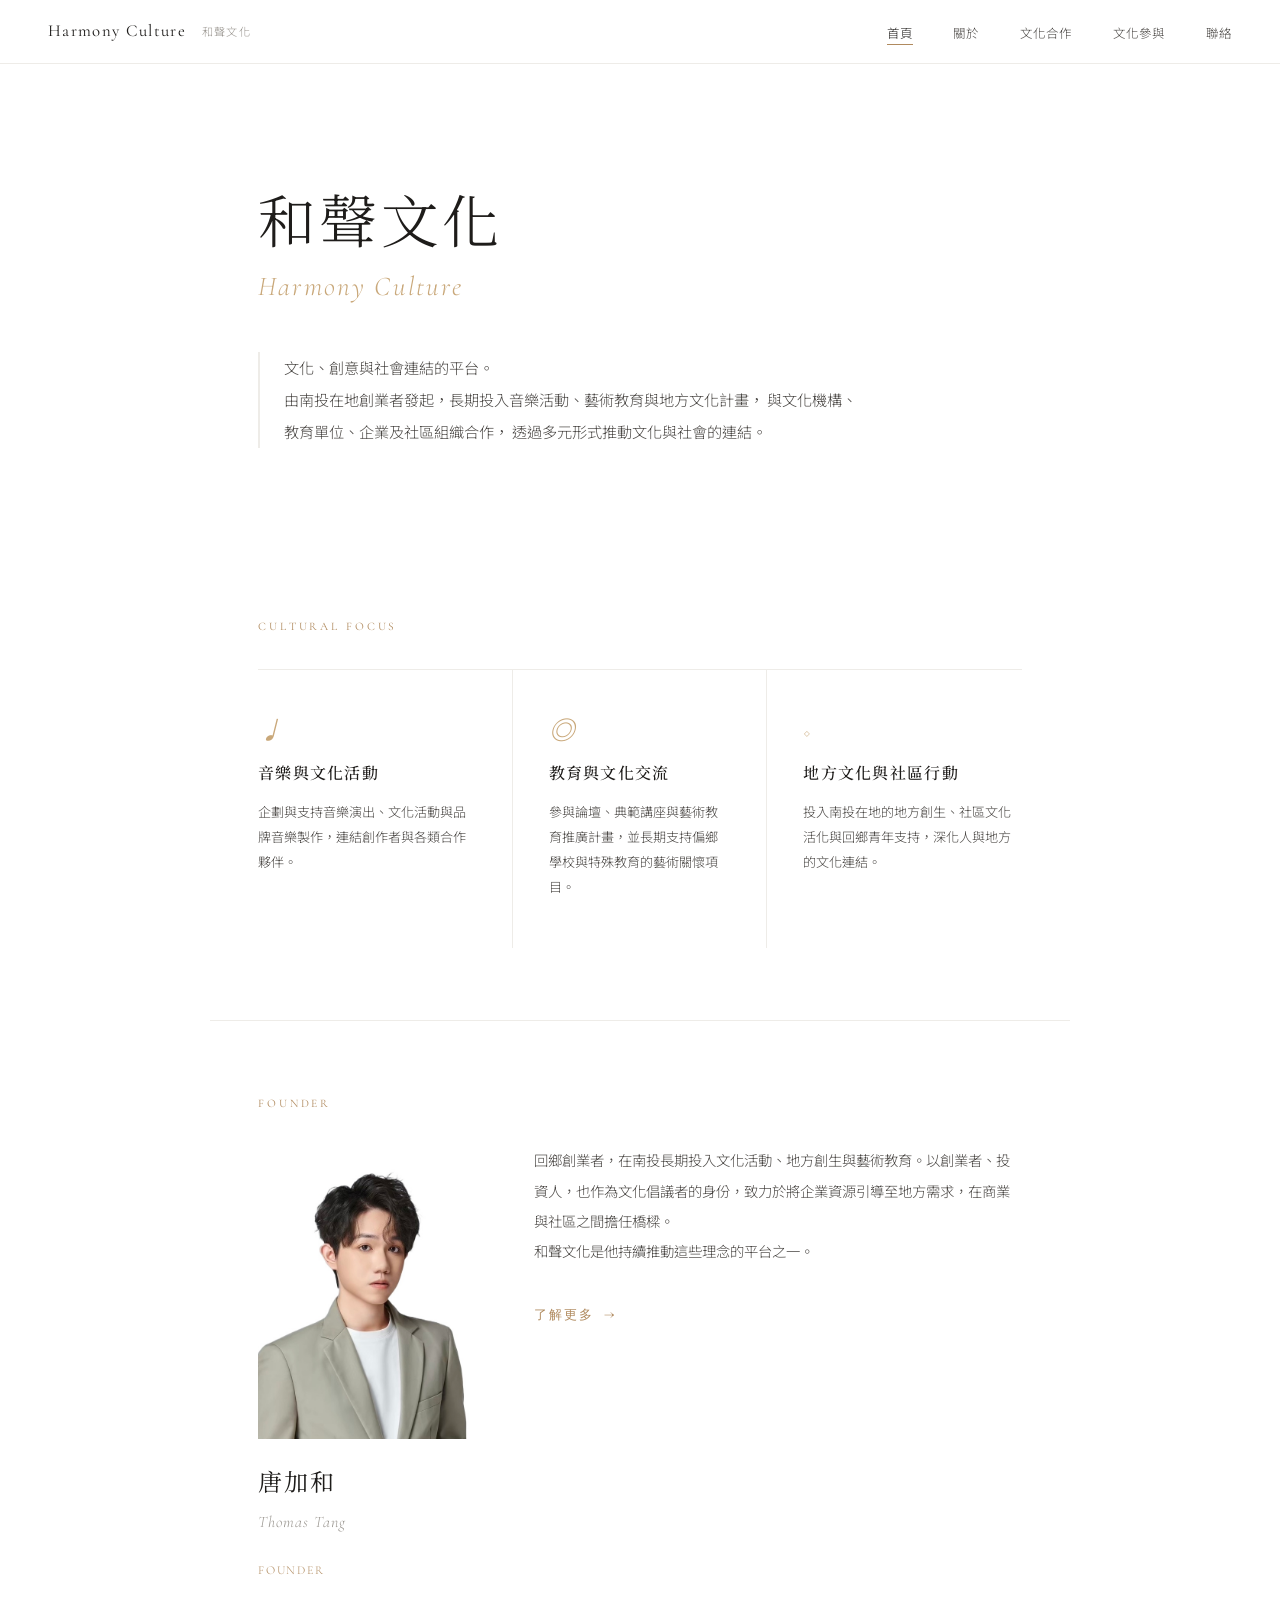
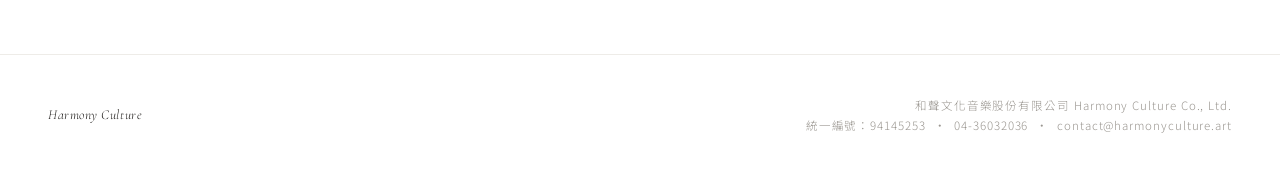
<file: index.html>
<!DOCTYPE html>
<html lang="zh-TW">
<head>
  <meta charset="UTF-8">
  <meta name="viewport" content="width=device-width, initial-scale=1.0">
  <title>和聲文化 Harmony Culture — 文化、創意與社會連結的平台</title>
  <meta name="description" content="和聲文化是一個以文化合作為核心的平台，由南投回鄉創業者唐加和發起，長期投入音樂活動、藝術教育與地方文化計畫，推動文化與社會的連結。">
  <meta name="keywords" content="和聲文化, Harmony Culture, 文化活動, 文化合作, 文化平台, 地方創生, 社區文化, 音樂活動, 唐加和, Thomas Tang, 南投, 回鄉青年, 偏鄉藝術教育, 環境永續, 投資人, 企業顧問">
  <meta property="og:title" content="和聲文化 Harmony Culture">
  <meta property="og:description" content="文化、創意與社會連結的平台。長期投入音樂活動、藝術教育與地方文化計畫。">
  <meta property="og:url" content="https://www.harmonyculture.art">
  <meta property="og:type" content="website">
  <meta property="og:image" content="https://www.harmonyculture.art/assets/og-image.png">
  <meta property="og:image:width" content="1200">
  <meta property="og:image:height" content="630">
  <link rel="canonical" href="https://www.harmonyculture.art/">
  <link rel="stylesheet" href="style.css">
</head>
<body>

  <!-- Navigation -->
  <nav>
    <a href="index.html" class="nav-logo">Harmony Culture <span>和聲文化</span></a>
    <button class="nav-toggle" aria-label="開啟選單" onclick="toggleNav()">
      <span></span><span></span><span></span>
    </button>
    <ul class="nav-links" id="navLinks">
      <li><a href="index.html" class="active">首頁</a></li>
      <li><a href="about.html">關於</a></li>
      <li><a href="collaboration.html">文化合作</a></li>
      <li><a href="initiatives.html">文化參與</a></li>
      <li><a href="contact.html">聯絡</a></li>
    </ul>
  </nav>

  <main>

    <!-- Hero -->
    <section class="index-hero">
      <h1 class="tagline-zh">和聲文化</h1>
      <p class="tagline-en">Harmony Culture</p>
      <p class="intro">
        文化、創意與社會連結的平台。<br>
        由南投在地創業者發起，長期投入音樂活動、藝術教育與地方文化計畫，
        與文化機構、教育單位、企業及社區組織合作，
        透過多元形式推動文化與社會的連結。
      </p>
    </section>

    <!-- Three Pillars -->
    <section class="content-section">
      <p class="section-label">Cultural Focus</p>
      <div class="pillars">
        <div class="pillar">
          <div class="pillar-icon">♩</div>
          <h3>音樂與文化活動</h3>
          <p>企劃與支持音樂演出、文化活動與品牌音樂製作，連結創作者與各類合作夥伴。</p>
        </div>
        <div class="pillar">
          <div class="pillar-icon">◎</div>
          <h3>教育與文化交流</h3>
          <p>參與論壇、典範講座與藝術教育推廣計畫，並長期支持偏鄉學校與特殊教育的藝術關懷項目。</p>
        </div>
        <div class="pillar">
          <div class="pillar-icon">◇</div>
          <h3>地方文化與社區行動</h3>
          <p>投入南投在地的地方創生、社區文化活化與回鄉青年支持，深化人與地方的文化連結。</p>
        </div>
      </div>
    </section>

    <!-- Founder -->
    <section class="content-section">
      <p class="section-label">Founder</p>
      <div class="founder-block">
        <div class="founder-left">
          <div class="founder-photo-wrap">
            <img src="assets/thomas-tang.png" alt="唐加和 Thomas Tang" class="founder-photo">
          </div>
          <div class="founder-name-block">
            <span class="founder-name-zh">唐加和</span>
            <span class="founder-name-en">Thomas Tang</span>
            <span class="founder-role">Founder</span>
          </div>
        </div>
        <div class="founder-bio">
          <p>回鄉創業者，在南投長期投入文化活動、地方創生與藝術教育。以創業者、投資人，也作為文化倡議者的身份，致力於將企業資源引導至地方需求，在商業與社區之間擔任橋樑。</p>
          <p>和聲文化是他持續推動這些理念的平台之一。</p>
          <a href="about.html" class="cta-link">了解更多</a>
        </div>
      </div>
    </section>

  </main>

  <footer>
    <div class="footer-left">Harmony Culture</div>
    <div class="footer-meta">
      <span class="footer-hide-mobile">和聲文化音樂股份有限公司 Harmony Culture Co., Ltd.<br>
      統一編號：94145253 &nbsp;·&nbsp; 04-36032036 &nbsp;·&nbsp;</span>
      <a href="mailto:contact@harmonyculture.art">contact@harmonyculture.art</a>
    </div>
  </footer>

  <script>
    function toggleNav() {
      document.getElementById('navLinks').classList.toggle('open');
    }
  </script>

</body>
</html>
</file>
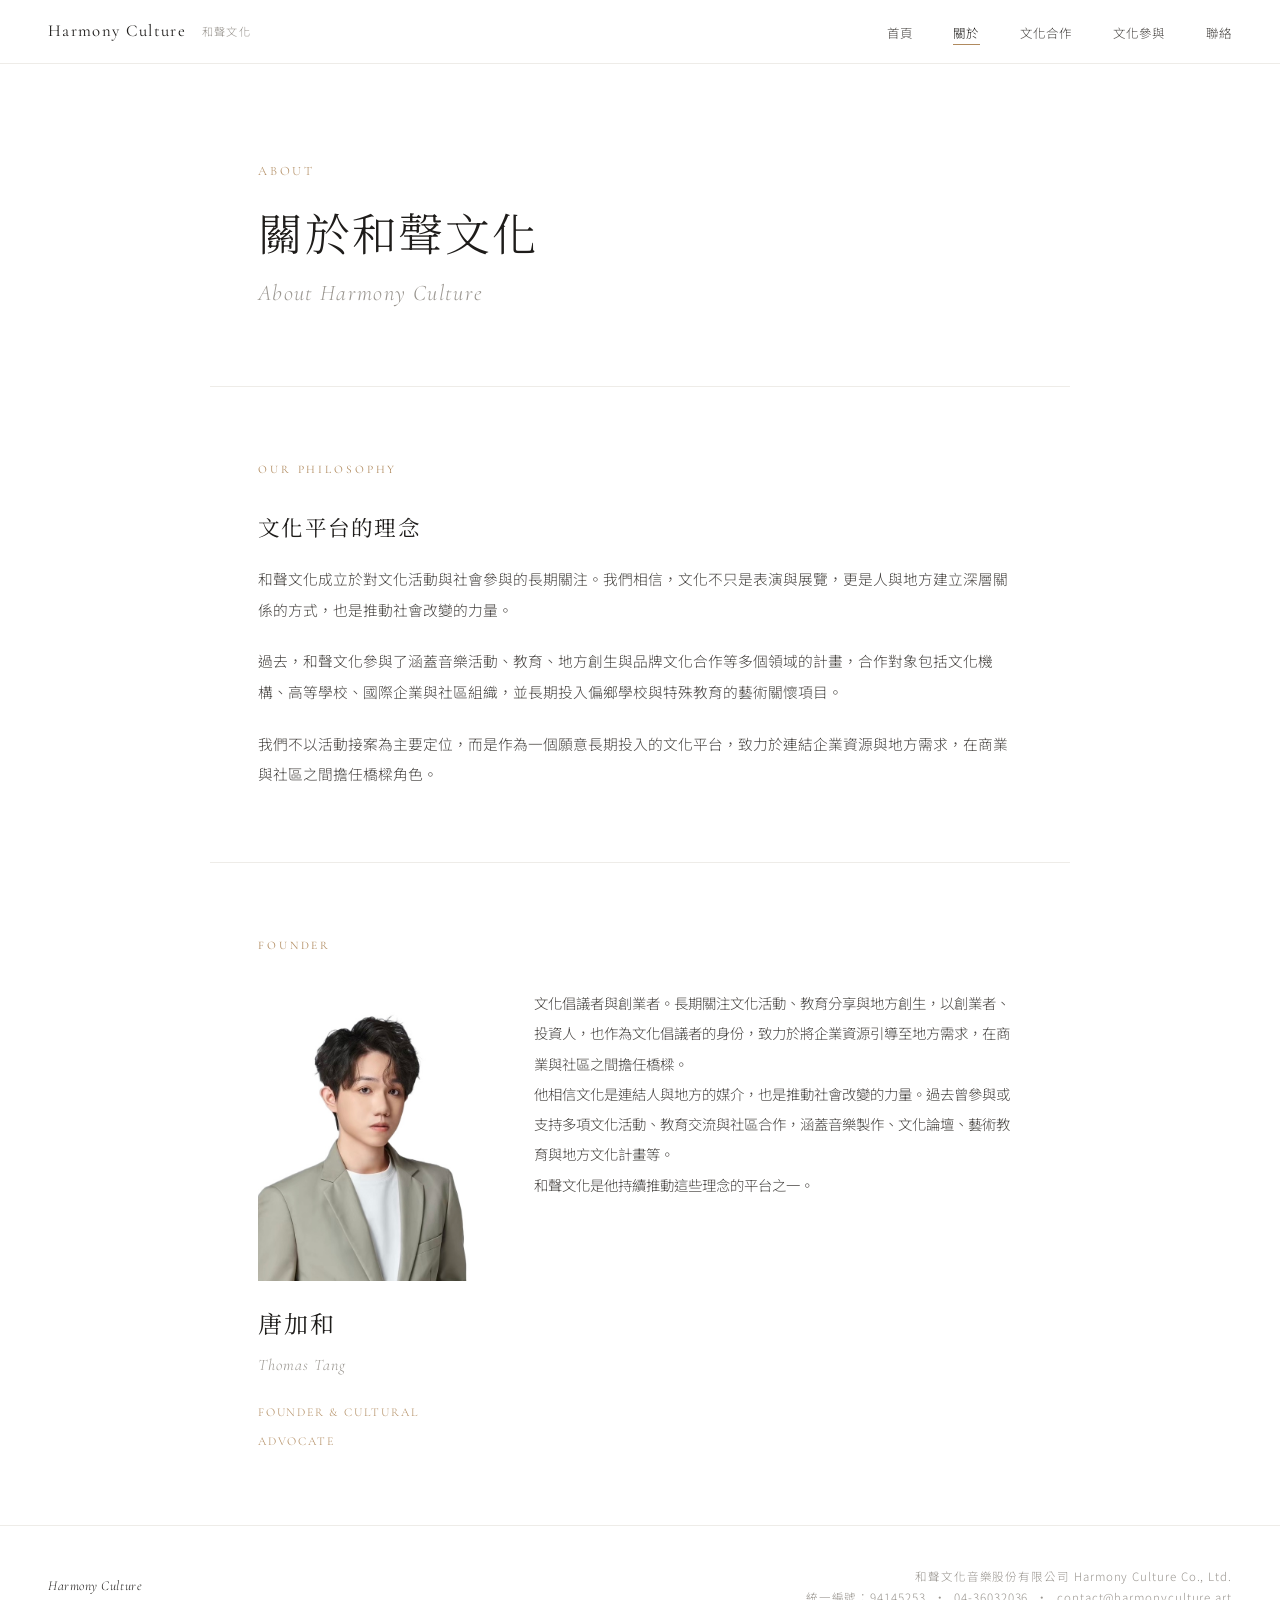
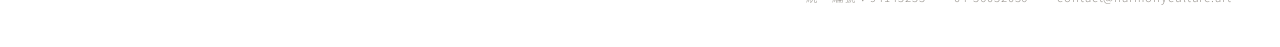
<file: about.html>
<!DOCTYPE html>
<html lang="zh-TW">
<head>
  <meta charset="UTF-8">
  <meta name="viewport" content="width=device-width, initial-scale=1.0">
  <title>關於和聲文化 — Harmony Culture</title>
  <meta name="description" content="和聲文化由南投回鄉創業者唐加和 Thomas Tang 發起，致力於文化合作、藝術教育、地方創生與環境永續，連結企業資源與地方社區。">
  <meta name="keywords" content="和聲文化, Harmony Culture, 唐加和, Thomas Tang, 文化平台, 文化理念, 地方創生, 南投, 回鄉青年, 投資人, 企業顧問, 偏鄉藝術教育, 環境永續, 社區文化, 音樂活動">
  <meta property="og:title" content="關於和聲文化 — Harmony Culture">
  <meta property="og:description" content="和聲文化的理念與創辦人介紹。由唐加和 Thomas Tang 發起，致力於文化合作與地方文化連結。">
  <meta property="og:url" content="https://www.harmonyculture.art/about.html">
  <meta property="og:type" content="website">
  <meta property="og:image" content="https://www.harmonyculture.art/assets/og-image.png">
  <meta property="og:image:width" content="1200">
  <meta property="og:image:height" content="630">
  <link rel="canonical" href="https://www.harmonyculture.art/about.html">
  <link rel="stylesheet" href="style.css">
</head>
<body>

  <!-- Navigation -->
  <nav>
    <a href="index.html" class="nav-logo">Harmony Culture <span>和聲文化</span></a>
    <button class="nav-toggle" aria-label="開啟選單" onclick="toggleNav()">
      <span></span><span></span><span></span>
    </button>
    <ul class="nav-links" id="navLinks">
      <li><a href="index.html">首頁</a></li>
      <li><a href="about.html" class="active">關於</a></li>
      <li><a href="collaboration.html">文化合作</a></li>
      <li><a href="initiatives.html">文化參與</a></li>
      <li><a href="contact.html">聯絡</a></li>
    </ul>
  </nav>

  <main>

    <!-- Page Hero -->
    <div class="page-hero">
      <p class="eyebrow">About</p>
      <h1>關於和聲文化</h1>
      <p class="en-title">About Harmony Culture</p>
    </div>

    <!-- Platform Philosophy -->
    <section class="content-section">
      <p class="section-label">Our Philosophy</p>
      <h2 class="section-title">文化平台的理念</h2>
      <div class="section-body">
        <p>和聲文化成立於對文化活動與社會參與的長期關注。我們相信，文化不只是表演與展覽，更是人與地方建立深層關係的方式，也是推動社會改變的力量。</p>
        <p>過去，和聲文化參與了涵蓋音樂活動、教育、地方創生與品牌文化合作等多個領域的計畫，合作對象包括文化機構、高等學校、國際企業與社區組織，並長期投入偏鄉學校與特殊教育的藝術關懷項目。</p>
        <p>我們不以活動接案為主要定位，而是作為一個願意長期投入的文化平台，致力於連結企業資源與地方需求，在商業與社區之間擔任橋樑角色。</p>
      </div>
    </section>

    <!-- Founder -->
    <section class="content-section">
      <p class="section-label">Founder</p>
      <div class="founder-block">
        <div class="founder-left">
          <div class="founder-photo-wrap">
            <img src="assets/thomas-tang.png" alt="唐加和 Thomas Tang" class="founder-photo">
          </div>
          <div class="founder-name-block">
            <span class="founder-name-zh">唐加和</span>
            <span class="founder-name-en">Thomas Tang</span>
            <span class="founder-role">Founder &amp; Cultural Advocate</span>
          </div>
        </div>
        <div class="founder-bio">
          <p>文化倡議者與創業者。長期關注文化活動、教育分享與地方創生，以創業者、投資人，也作為文化倡議者的身份，致力於將企業資源引導至地方需求，在商業與社區之間擔任橋樑。</p>
          <p>他相信文化是連結人與地方的媒介，也是推動社會改變的力量。過去曾參與或支持多項文化活動、教育交流與社區合作，涵蓋音樂製作、文化論壇、藝術教育與地方文化計畫等。</p>
          <p>和聲文化是他持續推動這些理念的平台之一。</p>
        </div>
      </div>
    </section>

  </main>

  <!-- Footer -->
  <footer>
    <div class="footer-left">Harmony Culture</div>
    <div class="footer-meta">
      <span class="footer-hide-mobile">和聲文化音樂股份有限公司 Harmony Culture Co., Ltd.<br>
      統一編號：94145253 &nbsp;·&nbsp; 04-36032036 &nbsp;·&nbsp;</span>
      <a href="mailto:contact@harmonyculture.art">contact@harmonyculture.art</a>
    </div>
  </footer>

  <script>
    function toggleNav() {
      document.getElementById('navLinks').classList.toggle('open');
    }
  </script>

</body>
</html>
</file>
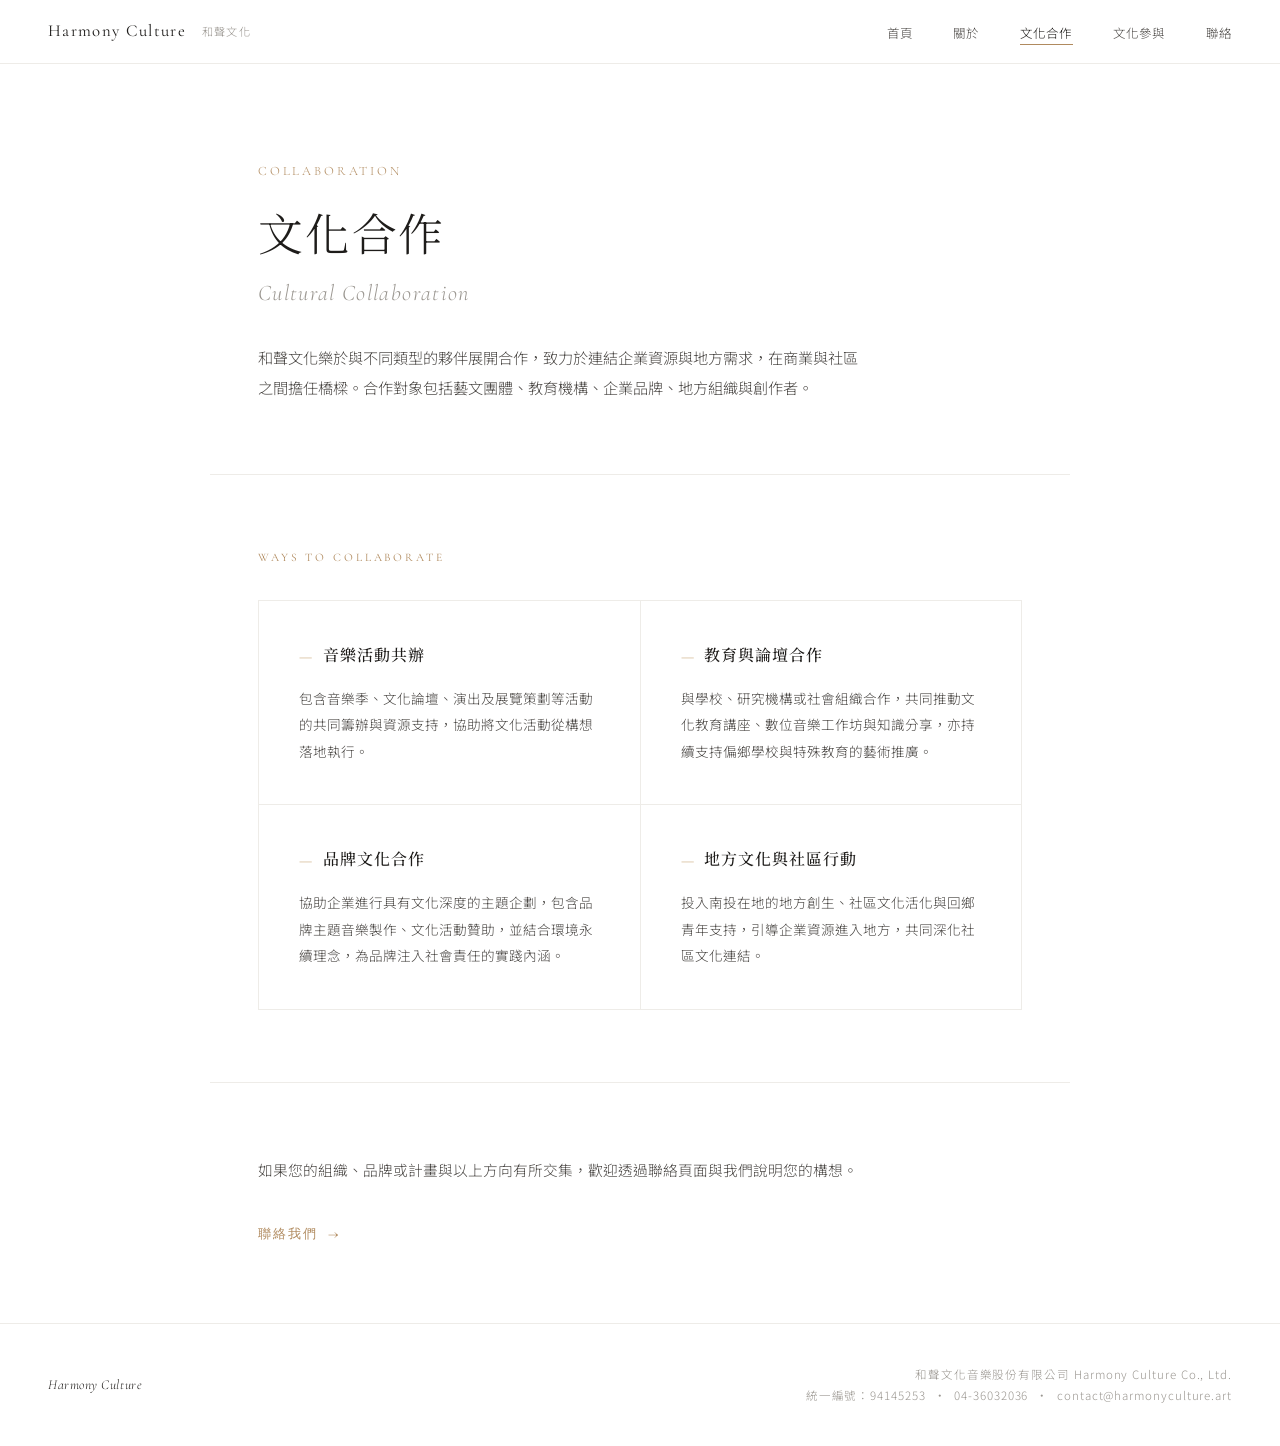
<file: collaboration.html>
<!DOCTYPE html>
<html lang="zh-TW">
<head>
  <meta charset="UTF-8">
  <meta name="viewport" content="width=device-width, initial-scale=1.0">
  <title>文化合作 — 和聲文化 Harmony Culture</title>
  <meta name="description" content="和聲文化與藝文團體、教育機構、企業品牌及地方組織展開文化合作，連結企業資源與社區需求，涵蓋音樂活動、藝術教育、品牌文化企劃與地方創生計畫。">
  <meta name="keywords" content="和聲文化, Harmony Culture, 文化合作, 音樂活動, 品牌文化, 地方創生, 社區文化, 藝術教育, 南投, 偏鄉, 企業顧問, 環境永續, 唐加和">
  <meta property="og:title" content="文化合作 — 和聲文化 Harmony Culture">
  <meta property="og:description" content="和聲文化與藝文團體、教育機構、企業品牌及地方組織展開文化合作。">
  <meta property="og:url" content="https://www.harmonyculture.art/collaboration.html">
  <meta property="og:type" content="website">
  <meta property="og:image" content="https://www.harmonyculture.art/assets/og-image.png">
  <meta property="og:image:width" content="1200">
  <meta property="og:image:height" content="630">
  <link rel="canonical" href="https://www.harmonyculture.art/collaboration.html">
  <link rel="stylesheet" href="style.css">
</head>
<body>

  <!-- Navigation -->
  <nav>
    <a href="index.html" class="nav-logo">Harmony Culture <span>和聲文化</span></a>
    <button class="nav-toggle" aria-label="開啟選單" onclick="toggleNav()">
      <span></span><span></span><span></span>
    </button>
    <ul class="nav-links" id="navLinks">
      <li><a href="index.html">首頁</a></li>
      <li><a href="about.html">關於</a></li>
      <li><a href="collaboration.html" class="active">文化合作</a></li>
      <li><a href="initiatives.html">文化參與</a></li>
      <li><a href="contact.html">聯絡</a></li>
    </ul>
  </nav>

  <main>

    <!-- Page Hero -->
    <div class="page-hero">
      <p class="eyebrow">Collaboration</p>
      <h1>文化合作</h1>
      <p class="en-title">Cultural Collaboration</p>
      <p class="hero-desc">
        和聲文化樂於與不同類型的夥伴展開合作，致力於連結企業資源與地方需求，在商業與社區之間擔任橋樑。合作對象包括藝文團體、教育機構、企業品牌、地方組織與創作者。
      </p>
    </div>

    <!-- Collaboration Types -->
    <section class="content-section">
      <p class="section-label">Ways to Collaborate</p>
      <div class="collab-grid">

        <div class="collab-item">
          <h3>音樂活動共辦</h3>
          <p>包含音樂季、文化論壇、演出及展覽策劃等活動的共同籌辦與資源支持，協助將文化活動從構想落地執行。</p>
        </div>

        <div class="collab-item">
          <h3>教育與論壇合作</h3>
          <p>與學校、研究機構或社會組織合作，共同推動文化教育講座、數位音樂工作坊與知識分享，亦持續支持偏鄉學校與特殊教育的藝術推廣。</p>
        </div>

        <div class="collab-item">
          <h3>品牌文化合作</h3>
          <p>協助企業進行具有文化深度的主題企劃，包含品牌主題音樂製作、文化活動贊助，並結合環境永續理念，為品牌注入社會責任的實踐內涵。</p>
        </div>

        <div class="collab-item">
          <h3>地方文化與社區行動</h3>
          <p>投入南投在地的地方創生、社區文化活化與回鄉青年支持，引導企業資源進入地方，共同深化社區文化連結。</p>
        </div>

      </div>
    </section>

    <!-- CTA -->
    <section class="content-section">
      <div class="section-body">
        <p>如果您的組織、品牌或計畫與以上方向有所交集，歡迎透過聯絡頁面與我們說明您的構想。</p>
        <a href="contact.html" class="cta-link">聯絡我們</a>
      </div>
    </section>

  </main>

  <!-- Footer -->
  <footer>
    <div class="footer-left">Harmony Culture</div>
    <div class="footer-meta">
      <span class="footer-hide-mobile">和聲文化音樂股份有限公司 Harmony Culture Co., Ltd.<br>
      統一編號：94145253 &nbsp;·&nbsp; 04-36032036 &nbsp;·&nbsp;</span>
      <a href="mailto:contact@harmonyculture.art">contact@harmonyculture.art</a>
    </div>
  </footer>

  <script>
    function toggleNav() {
      document.getElementById('navLinks').classList.toggle('open');
    }
  </script>

</body>
</html>
</file>
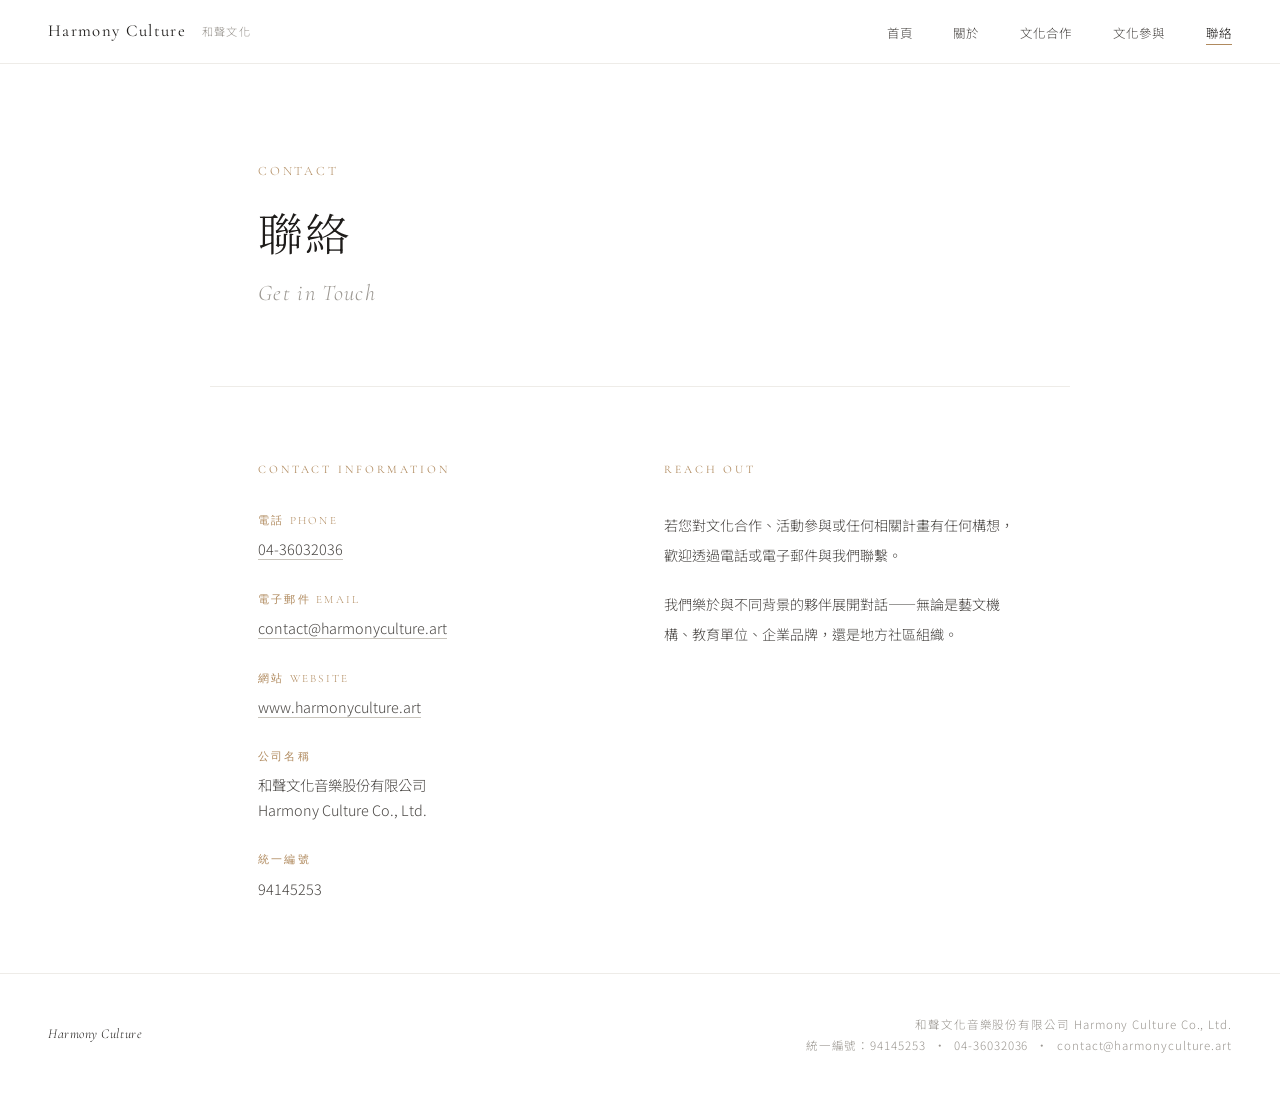
<file: contact.html>
<!DOCTYPE html>
<html lang="zh-TW">
<head>
  <meta charset="UTF-8">
  <meta name="viewport" content="width=device-width, initial-scale=1.0">
  <title>聯絡 — 和聲文化 Harmony Culture</title>
  <meta name="description" content="聯絡和聲文化。電話 04-36032036，Email contact@harmonyculture.art。歡迎洽談文化合作或活動參與。">
  <meta name="keywords" content="和聲文化, Harmony Culture, 聯絡, 文化合作, contact, 唐加和, Thomas Tang, 南投, 地方創生">
  <meta property="og:title" content="聯絡 — 和聲文化 Harmony Culture">
  <meta property="og:description" content="聯絡和聲文化，洽談文化合作或活動參與。">
  <meta property="og:url" content="https://www.harmonyculture.art/contact.html">
  <meta property="og:type" content="website">
  <meta property="og:image" content="https://www.harmonyculture.art/assets/og-image.png">
  <meta property="og:image:width" content="1200">
  <meta property="og:image:height" content="630">
  <link rel="canonical" href="https://www.harmonyculture.art/contact.html">
  <link rel="stylesheet" href="style.css">
</head>
<body>

  <!-- Navigation -->
  <nav>
    <a href="index.html" class="nav-logo">Harmony Culture <span>和聲文化</span></a>
    <button class="nav-toggle" aria-label="開啟選單" onclick="toggleNav()">
      <span></span><span></span><span></span>
    </button>
    <ul class="nav-links" id="navLinks">
      <li><a href="index.html">首頁</a></li>
      <li><a href="about.html">關於</a></li>
      <li><a href="collaboration.html">文化合作</a></li>
      <li><a href="initiatives.html">文化參與</a></li>
      <li><a href="contact.html" class="active">聯絡</a></li>
    </ul>
  </nav>

  <main>

    <!-- Page Hero -->
    <div class="page-hero">
      <p class="eyebrow">Contact</p>
      <h1>聯絡</h1>
      <p class="en-title">Get in Touch</p>
    </div>

    <!-- Contact Content -->
    <section class="content-section">
      <div class="contact-grid">

        <div>
          <p class="section-label">Contact Information</p>
          <dl class="contact-info">
            <dt>電話 Phone</dt>
            <dd><a href="tel:+886436032036">04-36032036</a></dd>

            <dt>電子郵件 Email</dt>
            <dd><a href="mailto:contact@harmonyculture.art">contact@harmonyculture.art</a></dd>

            <dt>網站 Website</dt>
            <dd><a href="https://www.harmonyculture.art">www.harmonyculture.art</a></dd>

            <dt>公司名稱</dt>
            <dd>和聲文化音樂股份有限公司<br>Harmony Culture Co., Ltd.</dd>

            <dt>統一編號</dt>
            <dd>94145253</dd>
          </dl>
        </div>

        <div>
          <p class="section-label">Reach Out</p>
          <p class="contact-note">
            若您對文化合作、活動參與或任何相關計畫有任何構想，歡迎透過電話或電子郵件與我們聯繫。
          </p>
          <p class="contact-note" style="margin-top: 1.4em;">
            我們樂於與不同背景的夥伴展開對話——無論是藝文機構、教育單位、企業品牌，還是地方社區組織。
          </p>
        </div>

      </div>
    </section>

  </main>

  <!-- Footer -->
  <footer>
    <div class="footer-left">Harmony Culture</div>
    <div class="footer-meta">
      <span class="footer-hide-mobile">和聲文化音樂股份有限公司 Harmony Culture Co., Ltd.<br>
      統一編號：94145253 &nbsp;·&nbsp; 04-36032036 &nbsp;·&nbsp;</span>
      <a href="mailto:contact@harmonyculture.art">contact@harmonyculture.art</a>
    </div>
  </footer>

  <script>
    function toggleNav() {
      document.getElementById('navLinks').classList.toggle('open');
    }
  </script>

</body>
</html>
</file>
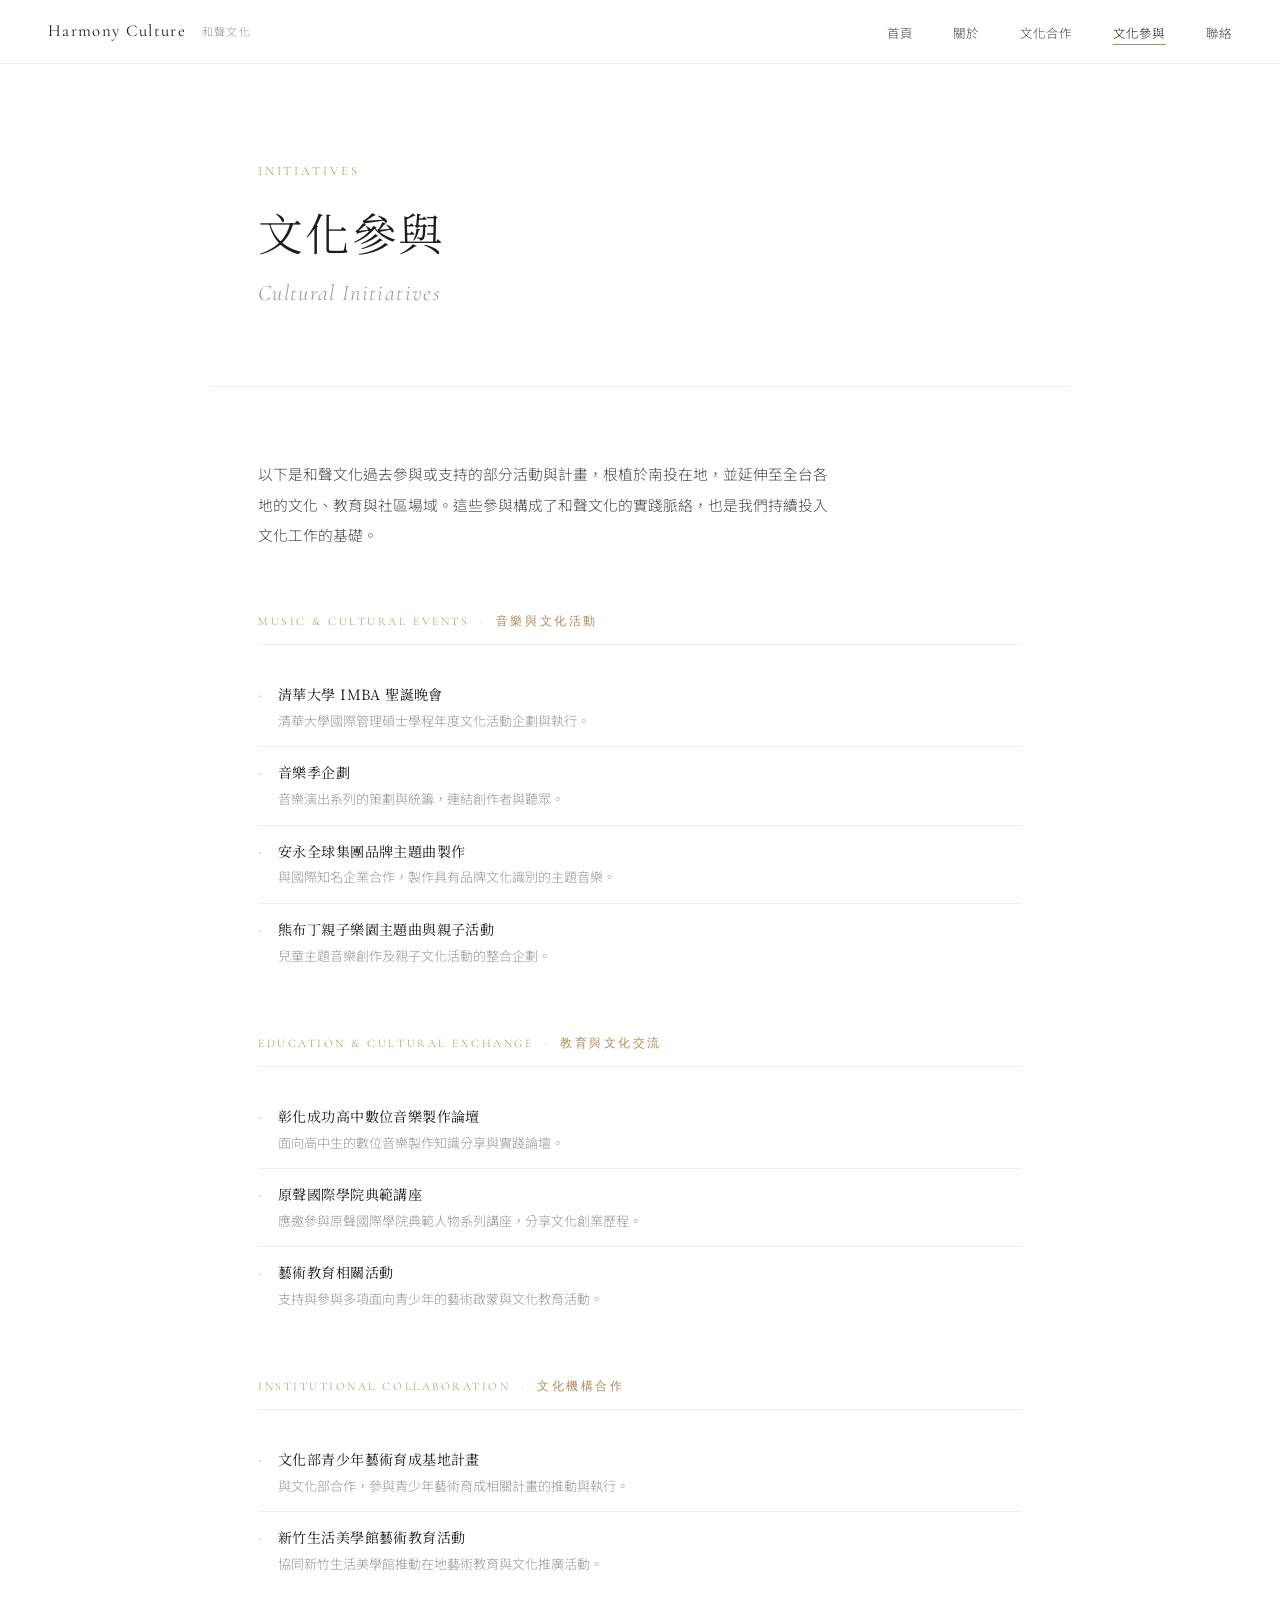
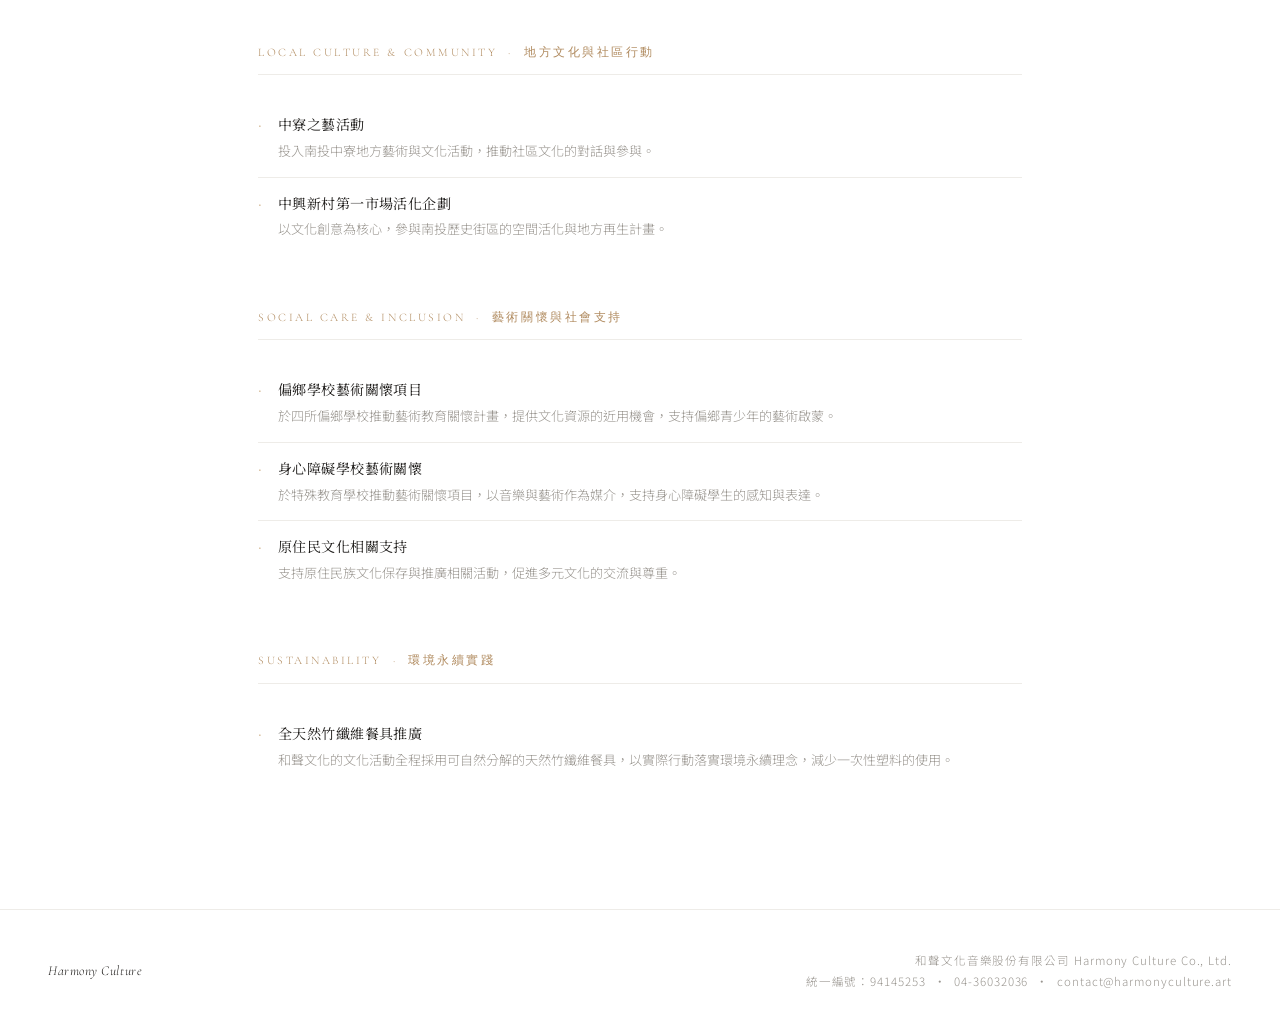
<file: initiatives.html>
<!DOCTYPE html>
<html lang="zh-TW">
<head>
  <meta charset="UTF-8">
  <meta name="viewport" content="width=device-width, initial-scale=1.0">
  <title>文化參與 — 和聲文化 Harmony Culture</title>
  <meta name="description" content="和聲文化於南投及各地參與的文化計畫，涵蓋音樂活動、偏鄉藝術教育、身心障礙關懷、地方創生與品牌文化合作，致力於環境永續與社區文化連結。">
  <meta name="keywords" content="和聲文化, Harmony Culture, 文化活動, 音樂活動, 藝術教育, 地方創生, 社區文化, 文化參與, 唐加和, 南投, 偏鄉, 回鄉青年, 身心障礙, 環境永續, 投資人">
  <meta property="og:title" content="文化參與 — 和聲文化 Harmony Culture">
  <meta property="og:description" content="和聲文化參與的文化計畫與活動，涵蓋音樂、教育、品牌文化與地方社區等領域。">
  <meta property="og:url" content="https://www.harmonyculture.art/initiatives.html">
  <meta property="og:type" content="website">
  <meta property="og:image" content="https://www.harmonyculture.art/assets/og-image.png">
  <meta property="og:image:width" content="1200">
  <meta property="og:image:height" content="630">
  <link rel="canonical" href="https://www.harmonyculture.art/initiatives.html">
  <link rel="stylesheet" href="style.css">
</head>
<body>

  <!-- Navigation -->
  <nav>
    <a href="index.html" class="nav-logo">Harmony Culture <span>和聲文化</span></a>
    <button class="nav-toggle" aria-label="開啟選單" onclick="toggleNav()">
      <span></span><span></span><span></span>
    </button>
    <ul class="nav-links" id="navLinks">
      <li><a href="index.html">首頁</a></li>
      <li><a href="about.html">關於</a></li>
      <li><a href="collaboration.html">文化合作</a></li>
      <li><a href="initiatives.html" class="active">文化參與</a></li>
      <li><a href="contact.html">聯絡</a></li>
    </ul>
  </nav>

  <main>

    <!-- Page Hero -->
    <div class="page-hero">
      <p class="eyebrow">Initiatives</p>
      <h1>文化參與</h1>
      <p class="en-title">Cultural Initiatives</p>
    </div>

    <!-- Initiatives Content -->
    <section class="content-section">

      <p class="initiatives-intro">
        以下是和聲文化過去參與或支持的部分活動與計畫，根植於南投在地，並延伸至全台各地的文化、教育與社區場域。這些參與構成了和聲文化的實踐脈絡，也是我們持續投入文化工作的基礎。
      </p>

      <!-- Category 1 -->
      <div class="initiative-category">
        <p class="initiative-category-label">Music &amp; Cultural Events &nbsp;·&nbsp; 音樂與文化活動</p>
        <ul class="initiative-list">
          <li>
            <div>
              <span class="item-title">清華大學 IMBA 聖誕晚會</span>
              <span class="item-desc">清華大學國際管理碩士學程年度文化活動企劃與執行。</span>
            </div>
          </li>
          <li>
            <div>
              <span class="item-title">音樂季企劃</span>
              <span class="item-desc">音樂演出系列的策劃與統籌，連結創作者與聽眾。</span>
            </div>
          </li>
          <li>
            <div>
              <span class="item-title">安永全球集團品牌主題曲製作</span>
              <span class="item-desc">與國際知名企業合作，製作具有品牌文化識別的主題音樂。</span>
            </div>
          </li>
          <li>
            <div>
              <span class="item-title">熊布丁親子樂園主題曲與親子活動</span>
              <span class="item-desc">兒童主題音樂創作及親子文化活動的整合企劃。</span>
            </div>
          </li>
        </ul>
      </div>

      <!-- Category 2 -->
      <div class="initiative-category">
        <p class="initiative-category-label">Education &amp; Cultural Exchange &nbsp;·&nbsp; 教育與文化交流</p>
        <ul class="initiative-list">
          <li>
            <div>
              <span class="item-title">彰化成功高中數位音樂製作論壇</span>
              <span class="item-desc">面向高中生的數位音樂製作知識分享與實踐論壇。</span>
            </div>
          </li>
          <li>
            <div>
              <span class="item-title">原聲國際學院典範講座</span>
              <span class="item-desc">應邀參與原聲國際學院典範人物系列講座，分享文化創業歷程。</span>
            </div>
          </li>
          <li>
            <div>
              <span class="item-title">藝術教育相關活動</span>
              <span class="item-desc">支持與參與多項面向青少年的藝術啟蒙與文化教育活動。</span>
            </div>
          </li>
        </ul>
      </div>

      <!-- Category 3 -->
      <div class="initiative-category">
        <p class="initiative-category-label">Institutional Collaboration &nbsp;·&nbsp; 文化機構合作</p>
        <ul class="initiative-list">
          <li>
            <div>
              <span class="item-title">文化部青少年藝術育成基地計畫</span>
              <span class="item-desc">與文化部合作，參與青少年藝術育成相關計畫的推動與執行。</span>
            </div>
          </li>
          <li>
            <div>
              <span class="item-title">新竹生活美學館藝術教育活動</span>
              <span class="item-desc">協同新竹生活美學館推動在地藝術教育與文化推廣活動。</span>
            </div>
          </li>
        </ul>
      </div>

      <!-- Category 4 -->
      <div class="initiative-category">
        <p class="initiative-category-label">Local Culture &amp; Community &nbsp;·&nbsp; 地方文化與社區行動</p>
        <ul class="initiative-list">
          <li>
            <div>
              <span class="item-title">中寮之藝活動</span>
              <span class="item-desc">投入南投中寮地方藝術與文化活動，推動社區文化的對話與參與。</span>
            </div>
          </li>
          <li>
            <div>
              <span class="item-title">中興新村第一市場活化企劃</span>
              <span class="item-desc">以文化創意為核心，參與南投歷史街區的空間活化與地方再生計畫。</span>
            </div>
          </li>
        </ul>
      </div>

      <!-- Category 5 -->
      <div class="initiative-category">
        <p class="initiative-category-label">Social Care &amp; Inclusion &nbsp;·&nbsp; 藝術關懷與社會支持</p>
        <ul class="initiative-list">
          <li>
            <div>
              <span class="item-title">偏鄉學校藝術關懷項目</span>
              <span class="item-desc">於四所偏鄉學校推動藝術教育關懷計畫，提供文化資源的近用機會，支持偏鄉青少年的藝術啟蒙。</span>
            </div>
          </li>
          <li>
            <div>
              <span class="item-title">身心障礙學校藝術關懷</span>
              <span class="item-desc">於特殊教育學校推動藝術關懷項目，以音樂與藝術作為媒介，支持身心障礙學生的感知與表達。</span>
            </div>
          </li>
          <li>
            <div>
              <span class="item-title">原住民文化相關支持</span>
              <span class="item-desc">支持原住民族文化保存與推廣相關活動，促進多元文化的交流與尊重。</span>
            </div>
          </li>
        </ul>
      </div>

      <!-- Category 6 -->
      <div class="initiative-category">
        <p class="initiative-category-label">Sustainability &nbsp;·&nbsp; 環境永續實踐</p>
        <ul class="initiative-list">
          <li>
            <div>
              <span class="item-title">全天然竹纖維餐具推廣</span>
              <span class="item-desc">和聲文化的文化活動全程採用可自然分解的天然竹纖維餐具，以實際行動落實環境永續理念，減少一次性塑料的使用。</span>
            </div>
          </li>
        </ul>
      </div>

    </section>

  </main>

  <!-- Footer -->
  <footer>
    <div class="footer-left">Harmony Culture</div>
    <div class="footer-meta">
      <span class="footer-hide-mobile">和聲文化音樂股份有限公司 Harmony Culture Co., Ltd.<br>
      統一編號：94145253 &nbsp;·&nbsp; 04-36032036 &nbsp;·&nbsp;</span>
      <a href="mailto:contact@harmonyculture.art">contact@harmonyculture.art</a>
    </div>
  </footer>

  <script>
    function toggleNav() {
      document.getElementById('navLinks').classList.toggle('open');
    }
  </script>

</body>
</html>
</file>
<file: style.css>
/* =============================================
   Harmony Culture — style.css
   Cultural platform aesthetic: refined, spacious, typographic
   ============================================= */

@import url('https://fonts.googleapis.com/css2?family=Cormorant+Garamond:ital,wght@0,300;0,400;0,500;1,300;1,400&family=Noto+Serif+TC:wght@300;400;500&family=Noto+Sans+TC:wght@300;400&display=swap');

/* ── Reset & Base ── */
*, *::before, *::after {
  box-sizing: border-box;
  margin: 0;
  padding: 0;
}

:root {
  --white: #ffffff;
  --off-white: #f8f7f5;
  --light-gray: #eeece8;
  --mid-gray: #c8c4bc;
  --text-light: #9a9690;
  --text-body: #4a4744;
  --text-dark: #1e1c1a;
  --accent: #b08a5e;
  --accent-light: #c9a87a;

  --font-serif-en: 'Cormorant Garamond', 'Georgia', serif;
  --font-serif-zh: 'Noto Serif TC', 'Georgia', serif;
  --font-sans-zh: 'Noto Sans TC', sans-serif;

  --max-width: 860px;
  --nav-height: 64px;
}

html {
  font-size: 16px;
  -webkit-font-smoothing: antialiased;
  -moz-osx-font-smoothing: grayscale;
}

body {
  background-color: var(--white);
  color: var(--text-body);
  font-family: var(--font-sans-zh);
  font-weight: 300;
  line-height: 1.8;
  min-height: 100vh;
  display: flex;
  flex-direction: column;
}

/* ── Navigation ── */
nav {
  position: fixed;
  top: 0;
  left: 0;
  right: 0;
  height: var(--nav-height);
  background: rgba(255, 255, 255, 0.96);
  backdrop-filter: blur(8px);
  -webkit-backdrop-filter: blur(8px);
  border-bottom: 1px solid var(--light-gray);
  z-index: 100;
  display: flex;
  align-items: center;
  justify-content: space-between;
  padding: 0 48px;
}

.nav-logo {
  font-family: var(--font-serif-en);
  font-size: 1.05rem;
  font-weight: 400;
  letter-spacing: 0.08em;
  color: var(--text-dark);
  text-decoration: none;
}

.nav-logo span {
  font-size: 0.7rem;
  font-family: var(--font-sans-zh);
  font-weight: 300;
  color: var(--text-light);
  margin-left: 10px;
  letter-spacing: 0.12em;
}

.nav-links {
  display: flex;
  gap: 40px;
  list-style: none;
}

.nav-links a {
  font-family: var(--font-sans-zh);
  font-size: 0.78rem;
  font-weight: 300;
  letter-spacing: 0.1em;
  color: var(--text-body);
  text-decoration: none;
  transition: color 0.2s ease;
  position: relative;
}

.nav-links a::after {
  content: '';
  position: absolute;
  bottom: -3px;
  left: 0;
  width: 0;
  height: 1px;
  background: var(--accent);
  transition: width 0.25s ease;
}

.nav-links a:hover {
  color: var(--text-dark);
}

.nav-links a:hover::after,
.nav-links a.active::after {
  width: 100%;
}

.nav-links a.active {
  color: var(--text-dark);
}

/* ── Mobile Nav Toggle ── */
.nav-toggle {
  display: none;
  flex-direction: column;
  gap: 5px;
  cursor: pointer;
  padding: 4px;
}

.nav-toggle span {
  display: block;
  width: 22px;
  height: 1px;
  background: var(--text-dark);
  transition: transform 0.25s, opacity 0.25s;
}

/* ── Main Content ── */
main {
  flex: 1;
  padding-top: var(--nav-height);
}

/* ── Page Hero ── */
.page-hero {
  padding: 96px 48px 72px;
  max-width: var(--max-width);
  margin: 0 auto;
  border-bottom: 1px solid var(--light-gray);
}

.page-hero .eyebrow {
  font-family: var(--font-serif-en);
  font-size: 0.8rem;
  font-weight: 300;
  letter-spacing: 0.22em;
  color: var(--accent);
  text-transform: uppercase;
  margin-bottom: 20px;
}

.page-hero h1 {
  font-family: var(--font-serif-zh);
  font-size: clamp(2rem, 4vw, 2.8rem);
  font-weight: 300;
  color: var(--text-dark);
  line-height: 1.3;
  margin-bottom: 12px;
  letter-spacing: 0.04em;
}

.page-hero .en-title {
  font-family: var(--font-serif-en);
  font-size: clamp(1rem, 2.5vw, 1.4rem);
  font-weight: 300;
  font-style: italic;
  color: var(--text-light);
  letter-spacing: 0.06em;
}

.page-hero .hero-desc {
  margin-top: 28px;
  font-size: 0.95rem;
  line-height: 2;
  color: var(--text-body);
  max-width: 600px;
}

/* ── Index Hero ── */
.index-hero {
  padding: 120px 48px 96px;
  max-width: var(--max-width);
  margin: 0 auto;
}

.index-hero .tagline-zh {
  font-family: var(--font-serif-zh);
  font-size: clamp(2.4rem, 5vw, 3.6rem);
  font-weight: 300;
  color: var(--text-dark);
  letter-spacing: 0.06em;
  line-height: 1.2;
  margin-bottom: 10px;
}

.index-hero .tagline-en {
  font-family: var(--font-serif-en);
  font-size: clamp(1.1rem, 3vw, 1.7rem);
  font-weight: 300;
  font-style: italic;
  color: var(--accent-light);
  letter-spacing: 0.08em;
  margin-bottom: 40px;
}

.index-hero .intro {
  font-size: 0.95rem;
  line-height: 2.1;
  color: var(--text-body);
  max-width: 600px;
  border-left: 2px solid var(--light-gray);
  padding-left: 24px;
}

/* ── Content Sections ── */
.content-section {
  max-width: var(--max-width);
  margin: 0 auto;
  padding: 72px 48px;
  border-bottom: 1px solid var(--light-gray);
}

.content-section:last-of-type {
  border-bottom: none;
}

.section-label {
  font-family: var(--font-serif-en);
  font-size: 0.72rem;
  font-weight: 400;
  letter-spacing: 0.25em;
  color: var(--accent);
  text-transform: uppercase;
  margin-bottom: 32px;
}

.section-title {
  font-family: var(--font-serif-zh);
  font-size: 1.35rem;
  font-weight: 400;
  color: var(--text-dark);
  letter-spacing: 0.06em;
  margin-bottom: 20px;
  line-height: 1.5;
}

.section-body {
  font-size: 0.92rem;
  line-height: 2.1;
  color: var(--text-body);
}

.section-body p + p {
  margin-top: 1.4em;
}

/* ── Three Pillars (index) ── */
.pillars {
  display: grid;
  grid-template-columns: repeat(3, 1fr);
  gap: 0;
  border-top: 1px solid var(--light-gray);
}

.pillar {
  padding: 48px 36px 48px 0;
  border-right: 1px solid var(--light-gray);
}

.pillar:last-child {
  border-right: none;
  padding-right: 0;
  padding-left: 36px;
}

.pillar:nth-child(2) {
  padding-left: 36px;
}

.pillar-icon {
  font-family: var(--font-serif-en);
  font-size: 1.6rem;
  font-weight: 300;
  font-style: italic;
  color: var(--accent-light);
  margin-bottom: 16px;
  line-height: 1;
}

.pillar h3 {
  font-family: var(--font-serif-zh);
  font-size: 1rem;
  font-weight: 500;
  color: var(--text-dark);
  letter-spacing: 0.08em;
  margin-bottom: 12px;
}

.pillar p {
  font-size: 0.82rem;
  line-height: 1.9;
  color: var(--text-body);
}

/* ── Founder Block (index) ── */
.founder-block {
  display: grid;
  grid-template-columns: 220px 1fr;
  gap: 56px;
  align-items: start;
}

.founder-left {
  display: flex;
  flex-direction: column;
  gap: 20px;
}

.founder-photo-wrap {
  width: 100%;
  aspect-ratio: 3 / 4;
  overflow: hidden;
  border: none;
  box-shadow: none;
  background: transparent;
}

.founder-photo {
  width: 100%;
  height: 100%;
  object-fit: cover;
  object-position: center top;
  display: block;
}

.founder-name-block {
  padding-top: 0;
}

.founder-name-zh {
  font-family: var(--font-serif-zh);
  font-size: 1.5rem;
  font-weight: 400;
  color: var(--text-dark);
  letter-spacing: 0.08em;
  display: block;
  margin-bottom: 6px;
}

.founder-name-en {
  font-family: var(--font-serif-en);
  font-size: 1rem;
  font-weight: 300;
  font-style: italic;
  color: var(--text-light);
  letter-spacing: 0.06em;
  display: block;
  margin-bottom: 16px;
}

.founder-role {
  font-size: 0.75rem;
  letter-spacing: 0.15em;
  color: var(--accent);
  font-family: var(--font-serif-en);
  text-transform: uppercase;
}

.founder-bio {
  font-size: 0.9rem;
  line-height: 2.1;
  color: var(--text-body);
}

/* ── Collaboration Grid ── */
.collab-grid {
  display: grid;
  grid-template-columns: 1fr 1fr;
  gap: 0;
  border-top: 1px solid var(--light-gray);
  border-left: 1px solid var(--light-gray);
}

.collab-item {
  padding: 40px;
  border-right: 1px solid var(--light-gray);
  border-bottom: 1px solid var(--light-gray);
}

.collab-item h3 {
  font-family: var(--font-serif-zh);
  font-size: 1rem;
  font-weight: 500;
  color: var(--text-dark);
  letter-spacing: 0.06em;
  margin-bottom: 14px;
}

.collab-item h3::before {
  content: '—';
  font-family: var(--font-serif-en);
  font-weight: 300;
  color: var(--accent-light);
  margin-right: 10px;
}

.collab-item p {
  font-size: 0.85rem;
  line-height: 1.95;
  color: var(--text-body);
}

/* ── Initiatives ── */
.initiatives-intro {
  font-size: 0.92rem;
  line-height: 2.1;
  color: var(--text-body);
  max-width: 580px;
  margin-bottom: 60px;
}

.initiative-category {
  margin-bottom: 52px;
}

.initiative-category-label {
  font-family: var(--font-serif-en);
  font-size: 0.72rem;
  letter-spacing: 0.22em;
  text-transform: uppercase;
  color: var(--accent);
  margin-bottom: 24px;
  padding-bottom: 12px;
  border-bottom: 1px solid var(--light-gray);
}

.initiative-list {
  list-style: none;
  display: grid;
  gap: 0;
}

.initiative-list li {
  display: flex;
  align-items: baseline;
  gap: 16px;
  padding: 14px 0;
  border-bottom: 1px solid var(--light-gray);
  font-size: 0.88rem;
  color: var(--text-body);
  line-height: 1.7;
}

.initiative-list li:last-child {
  border-bottom: none;
}

.initiative-list li::before {
  content: '·';
  font-family: var(--font-serif-en);
  font-size: 1.2rem;
  color: var(--accent-light);
  flex-shrink: 0;
  line-height: 1;
  margin-top: 2px;
}

.initiative-list li .item-title {
  font-family: var(--font-serif-zh);
  font-weight: 400;
  color: var(--text-dark);
  letter-spacing: 0.03em;
}

.initiative-list li .item-desc {
  font-size: 0.82rem;
  color: var(--text-light);
  margin-top: 3px;
  display: block;
}

/* ── Contact ── */
.contact-grid {
  display: grid;
  grid-template-columns: 1fr 1fr;
  gap: 48px;
  align-items: start;
}

.contact-info dt {
  font-family: var(--font-serif-en);
  font-size: 0.7rem;
  letter-spacing: 0.2em;
  text-transform: uppercase;
  color: var(--accent);
  margin-bottom: 6px;
  margin-top: 28px;
}

.contact-info dt:first-child {
  margin-top: 0;
}

.contact-info dd {
  font-size: 0.9rem;
  color: var(--text-body);
  line-height: 1.7;
}

.contact-info a {
  color: var(--text-body);
  text-decoration: none;
  border-bottom: 1px solid var(--mid-gray);
  transition: border-color 0.2s, color 0.2s;
}

.contact-info a:hover {
  color: var(--text-dark);
  border-color: var(--accent);
}

.contact-note {
  font-size: 0.88rem;
  line-height: 2.1;
  color: var(--text-body);
}

/* ── CTA Link ── */
.cta-link {
  display: inline-flex;
  align-items: center;
  gap: 10px;
  font-family: var(--font-serif-en);
  font-size: 0.8rem;
  letter-spacing: 0.15em;
  text-transform: uppercase;
  color: var(--accent);
  text-decoration: none;
  margin-top: 32px;
  transition: gap 0.2s ease;
}

.cta-link::after {
  content: '→';
  font-size: 1rem;
  transition: transform 0.2s ease;
}

.cta-link:hover {
  gap: 16px;
}

/* ── Footer ── */
footer {
  border-top: 1px solid var(--light-gray);
  padding: 40px 48px;
  display: flex;
  justify-content: space-between;
  align-items: center;
  gap: 24px;
  background: var(--white);
}

.footer-left {
  font-family: var(--font-serif-en);
  font-size: 0.85rem;
  font-weight: 300;
  font-style: italic;
  color: var(--text-dark);
  letter-spacing: 0.04em;
}

.footer-meta {
  font-size: 0.72rem;
  color: var(--text-light);
  letter-spacing: 0.08em;
  line-height: 1.8;
  text-align: right;
}

.footer-meta a {
  color: var(--text-light);
  text-decoration: none;
  transition: color 0.2s;
}

.footer-meta a:hover {
  color: var(--text-body);
}

/* ── Divider ── */
.divider {
  height: 1px;
  background: var(--light-gray);
  max-width: var(--max-width);
  margin: 0 auto;
}

/* ── Responsive ── */
@media (max-width: 768px) {
  nav {
    padding: 0 24px;
  }

  .nav-links {
    display: none;
    position: fixed;
    top: var(--nav-height);
    left: 0;
    right: 0;
    background: var(--white);
    border-bottom: 1px solid var(--light-gray);
    flex-direction: column;
    gap: 0;
    padding: 16px 0;
  }

  .nav-links.open {
    display: flex;
  }

  .nav-links a {
    display: block;
    padding: 14px 24px;
    font-size: 0.9rem;
  }

  .nav-links a::after {
    display: none;
  }

  .nav-toggle {
    display: flex;
  }

  .page-hero,
  .index-hero,
  .content-section {
    padding-left: 24px;
    padding-right: 24px;
  }

  .index-hero {
    padding-top: 80px;
    padding-bottom: 64px;
  }

  .pillars {
    grid-template-columns: 1fr;
  }

  .pillar,
  .pillar:last-child,
  .pillar:nth-child(2) {
    padding: 36px 0;
    border-right: none;
    border-bottom: 1px solid var(--light-gray);
    padding-left: 0;
  }

  .pillar:last-child {
    border-bottom: none;
  }

  .founder-block {
    grid-template-columns: 1fr;
    gap: 28px;
  }

  .founder-left {
    flex-direction: column;
    align-items: flex-start;
    gap: 16px;
  }

  .founder-photo-wrap {
    width: 160px;
    flex-shrink: 0;
  }

  .collab-grid {
    grid-template-columns: 1fr;
  }

  .collab-item {
    padding: 28px 0;
    border-right: none;
  }

  .contact-grid {
    grid-template-columns: 1fr;
    gap: 40px;
  }

  footer {
    padding: 32px 24px;
    flex-direction: column;
    align-items: flex-start;
    gap: 12px;
  }

  .footer-meta {
    text-align: left;
    font-size: 0.68rem;
  }

  .footer-meta .footer-hide-mobile {
    display: none;
  }
}
</file>
